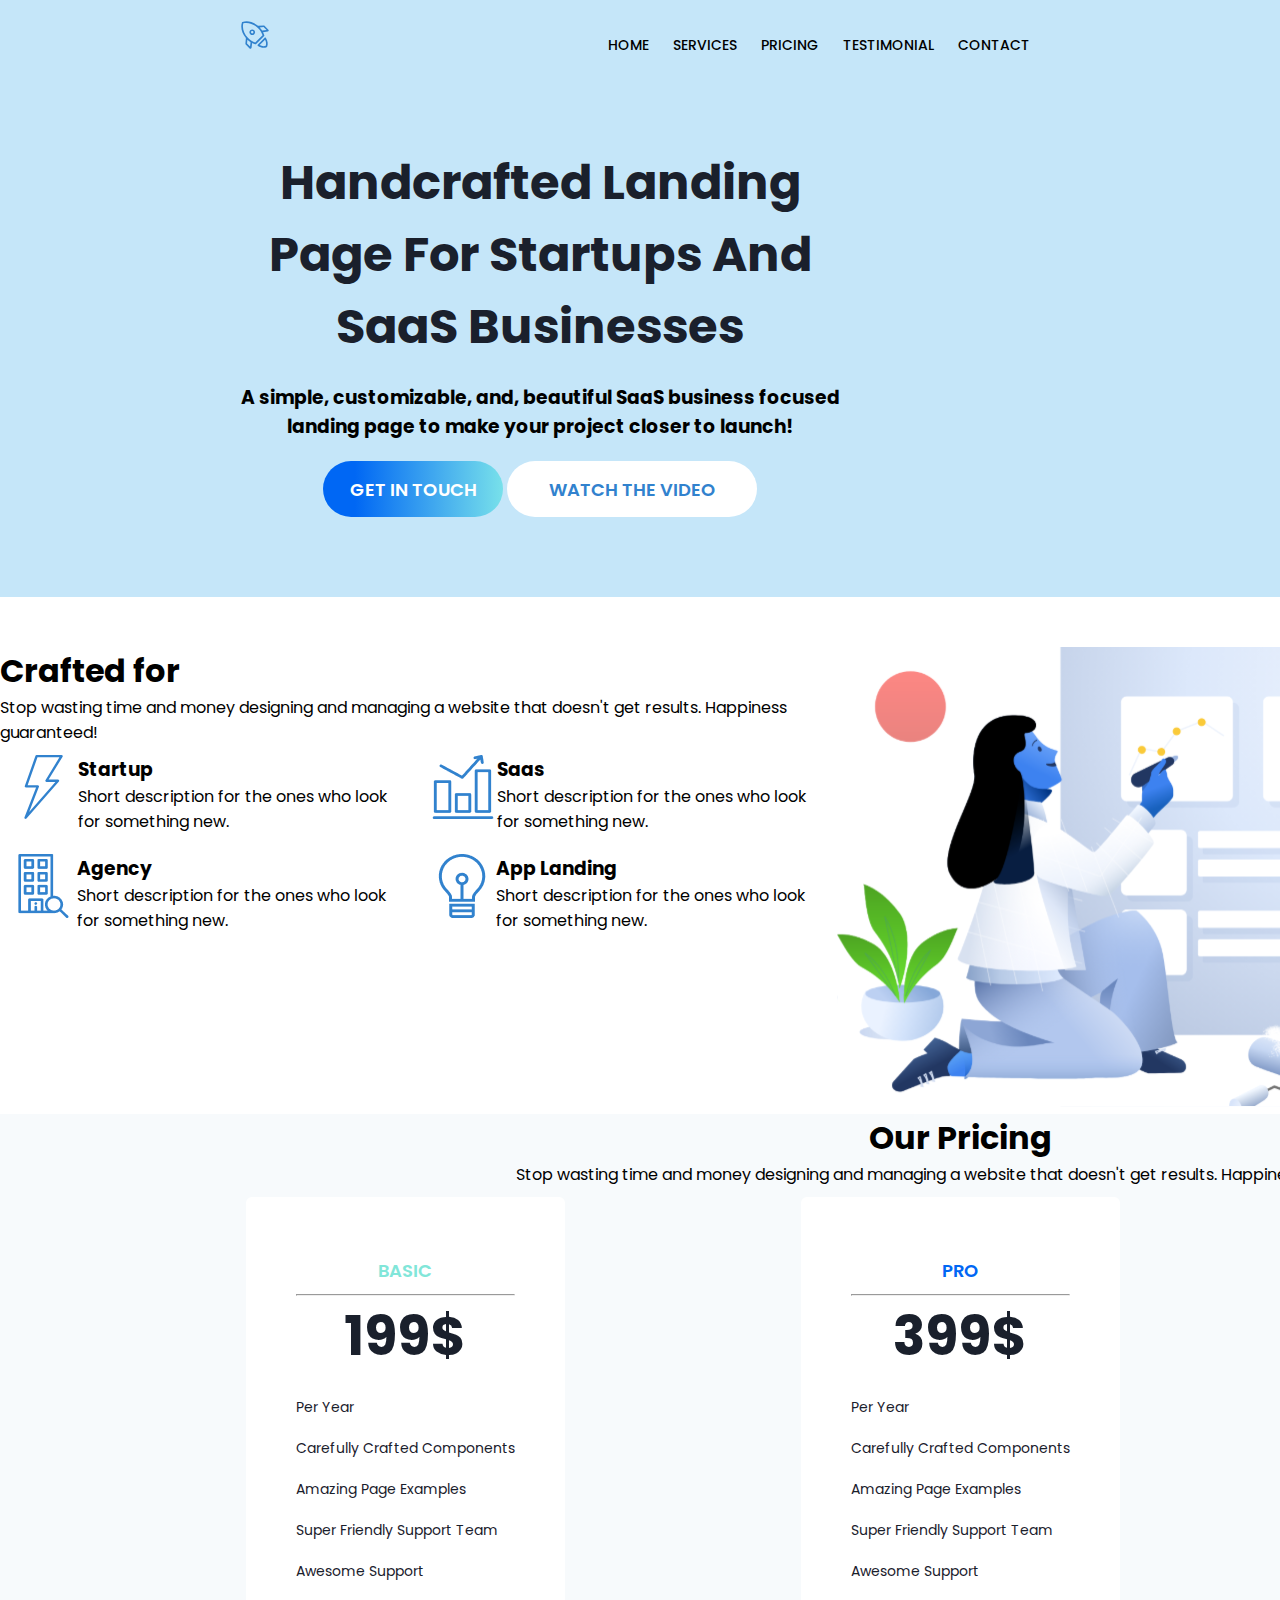
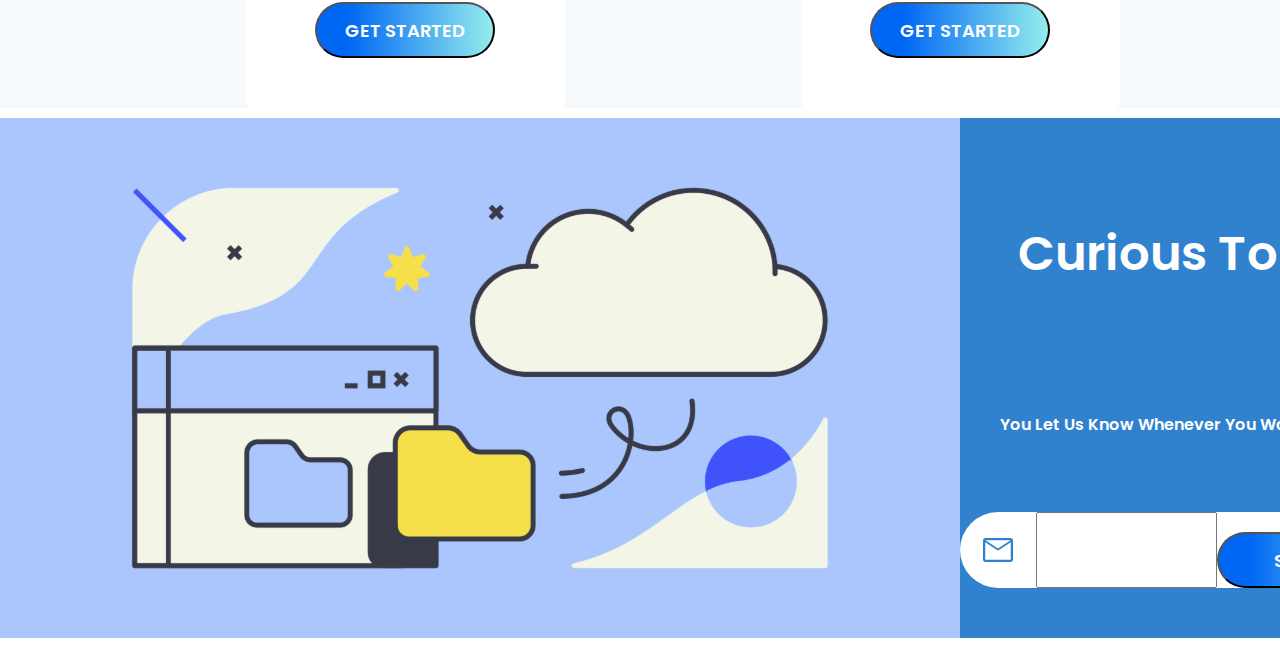
<file: assessment/index.html>
<!DOCTYPE html>
<html lang="en">
  <head>
    <meta charset="UTF-8" />
    <meta name="viewport" content="width=device-width, initial-scale=1.0" />
    <title>Code along day 2</title>
    <link rel="stylesheet" href="style.css" />
  </head>
  <body>
    <!-- Kotak 1 -->
    <div class="section-1">
      <!-- Kotak 2 -->
      <div class="container">
        <!-- Navbar -->
        <nav>
          <!-- Bahagian kiri -->
          <img id="logo" src="./assests/logo 1.svg" alt="Company Logo" />
          <!-- Bahagian kanan -->
          <ul class="menu-items">
            <!-- <a href="#pricing"><li class="menu-item">Home</li></a> -->
            <li class="menu-item">Home</li>
            <li class="menu-item">Services</li>
            <a href="#pricing"><li class="menu-item">Pricing</li></a>
            <!-- <li class="menu-item">Pricing</li> -->
            <li class="menu-item">Testimonial</li>
            <li class="menu-item">Contact</li>
          </ul>
        </nav>
        <!-- text group -->
        <div class="text-group">
          <h2>Handcrafted Landing Page for Startups and SaaS Businesses</h2>
          <h3>
            A simple, customizable, and, beautiful SaaS business focused landing
            page to make your project closer to launch!
          </h3>
          <div class="button-group">
            <button id="getInTouch">Get in touch</button>
            <button id="watchVideo">Watch the video</button>
          </div>
        </div>
      </div>
    </div>
    <div class="section-2">
      <div class="container">
        <div class="col-1">
          <h1>Crafted for</h1>
          <p>
            Stop wasting time and money designing and managing a website that
            doesn't get results. Happiness guaranteed!
          </p>
          <div class="services">
            <div class="row1">
              <div id="startup" class="col-1">
                <div>
                  <img src="./assests/lightning-svgrepo-com 1.svg" alt="" />
                </div>
                <div class="text">
                  <div>
                    <h3>Startup</h3>
                  </div>
                  <div>
                    <p>
                      Short description for the ones who look for something new.
                    </p>
                  </div>
                </div>
              </div>
              <div id="saas" class="col-2">
                <div>
                  <img src="./assests/bar-chart-svgrepo-com 1.png" alt="" />
                </div>
                <div class="text">
                  <div>
                    <h3>Saas</h3>
                  </div>
                  <div>
                    <p>
                      Short description for the ones who look for something new.
                    </p>
                  </div>
                </div>
              </div>
            </div>
            <div class="row2">
              <div class="col-1">
                <div>
                  <img src="./assests/office-svgrepo-com (1) 1.png" alt="" />
                </div>
                <div class="text">
                  <div>
                    <h3>Agency</h3>
                  </div>
                  <div>
                    <p>
                      Short description for the ones who look for something new.
                    </p>
                  </div>
                </div>
              </div>
              <div class="col-2">
                <div>
                  <img src="./assests/bulb-svgrepo-com 1.png" alt="" />
                </div>
                <div class="text">
                  <div>
                    <h3>App Landing</h3>
                  </div>
                  <div>
                    <p>
                      Short description for the ones who look for something new.
                    </p>
                  </div>
                </div>
              </div>
            </div>
          </div>
        </div>
        <div class="service-picture">
          <img src="./assests/services 1.svg" alt="" />
        </div>
      </div>
    </div>
    <div class="section-3">
      <div class="container">
        <div><h1>Our Pricing</h1></div>
        <div>
          <p>
            Stop wasting time and money designing and managing a website that
            doesn't get results. Happiness guaranteed!
          </p>
        </div>
        <div class="column">
          <div class="col-1">
            <div><h2>Basic</h2></div>
            <div><hr /></div>
            <div><h1>199$</h1></div>
            <div><p>per year</p></div>
            <div><p>Carefully crafted components</p></div>
            <div><p>Amazing page examples</p></div>
            <div><p>Super friendly support team</p></div>
            <div><p>Awesome Support</p></div>
            <button class="get-started">Get Started</button>
          </div>
          <div class="col-2">
            <div><h2>Pro</h2></div>
            <div><hr /></div>
            <div><h1>399$</h1></div>
            <div><p>per year</p></div>
            <div><p>Carefully crafted components</p></div>
            <div><p>Amazing page examples</p></div>
            <div><p>Super friendly support team</p></div>
            <div><p>Awesome Support</p></div>
            <button class="get-started">Get Started</button>
          </div>
          <div class="col-3">
            <div><h2>Enterprise</h2></div>
            <div><hr /></div>
            <div><h1>799$</h1></div>
            <div><p>per year</p></div>
            <div><p>Carefully crafted components</p></div>
            <div><p>Amazing page examples</p></div>
            <div><p>Super friendly support team</p></div>
            <div><p>Awesome Support</p></div>
            <button class="get-started">Get Started</button>
          </div>
        </div>
      </div>
    </div>
    <div class="section-4">
      <div class="column1">
        <img src="./assests/call-to-action 1.svg" alt="call to action" />
      </div>
      <div class="column2">
        <div class="container">
          <div>
            <h1>Curious to Learn More? Stay Tuned</h1>
            <p>
              You let us know whenever you want us to update anything or think
              something can be optimized.
            </p>
            <div class="email-submission">
              <img
                class="mail-img"
                src="./assests/mail_FILL0_wght400_GRAD0_opsz48 1.svg"
              />
              <input type="text" id="fname" name="fname" />
              <!-- <p>johndoe@email.com</p> -->

              <button class="get-started">Submit</button>
            </div>
          </div>
        </div>
      </div>
    </div>
  </body>
</html>
</file>
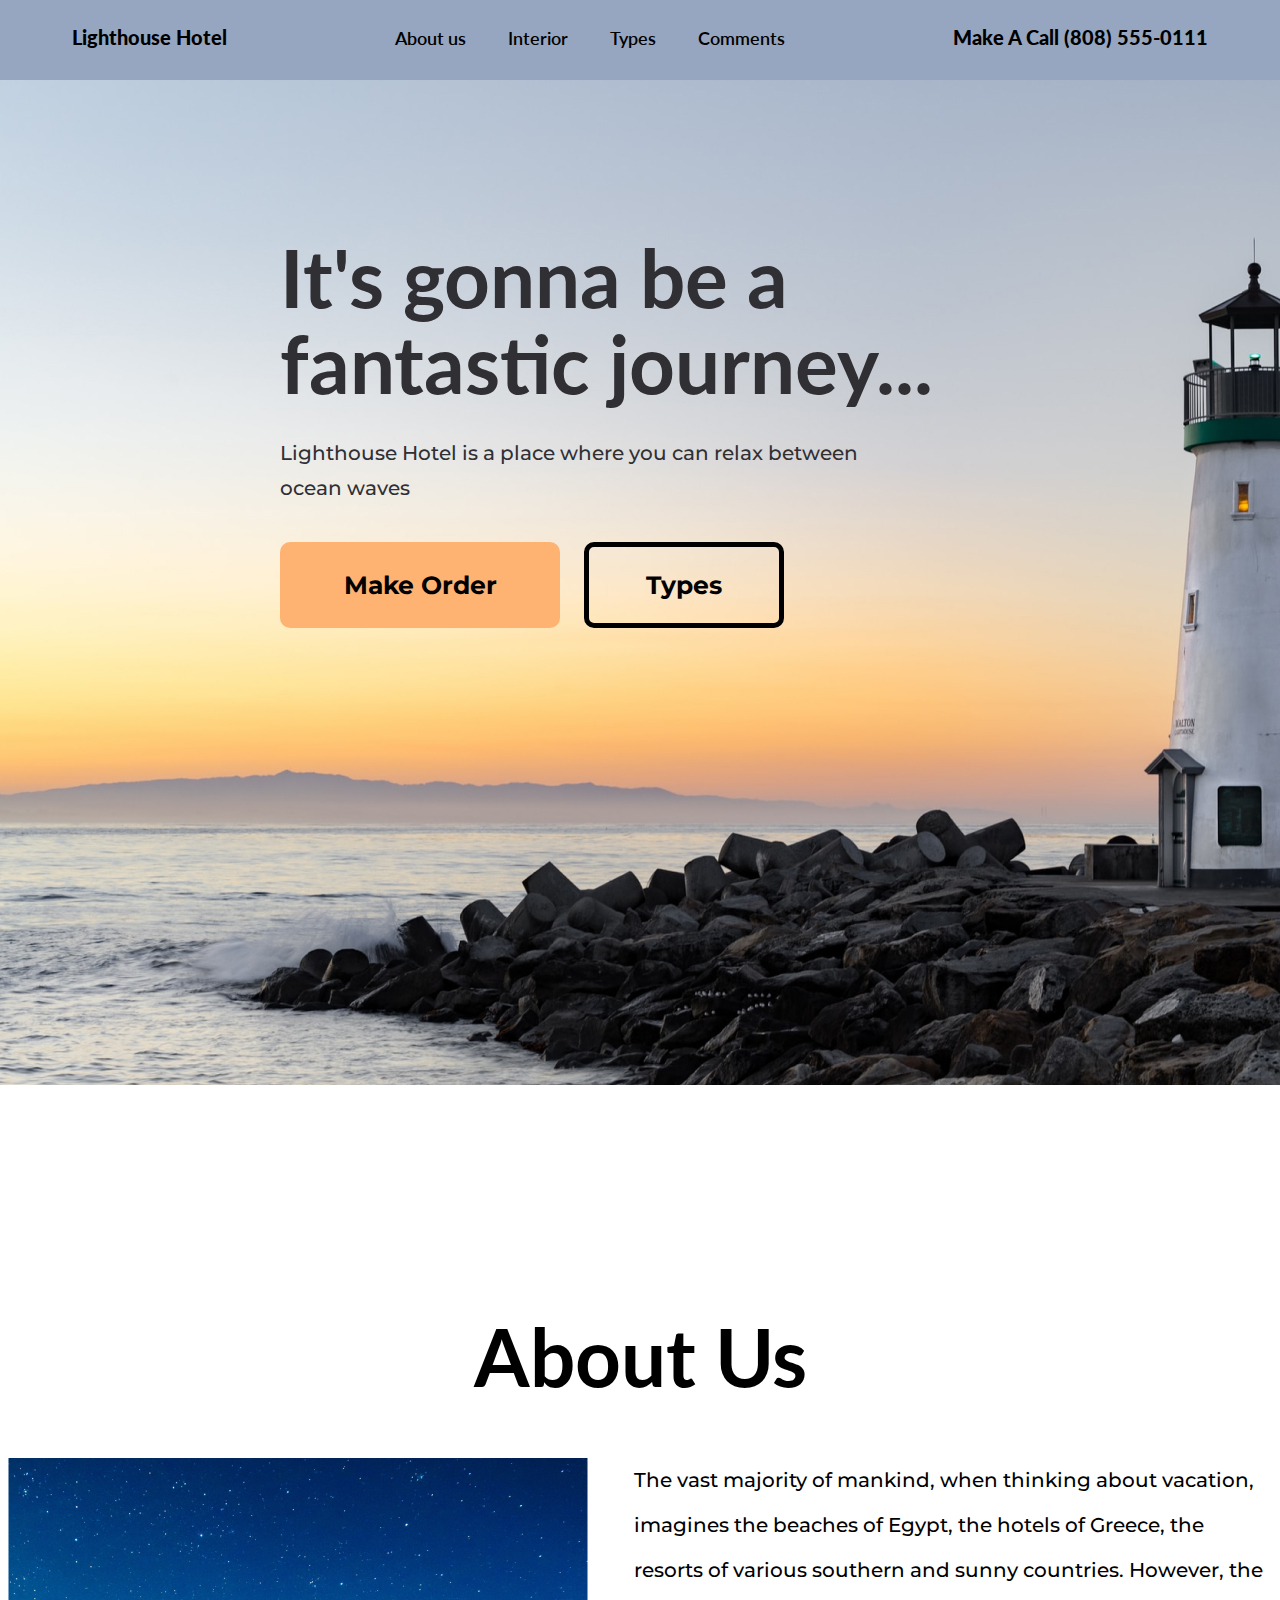
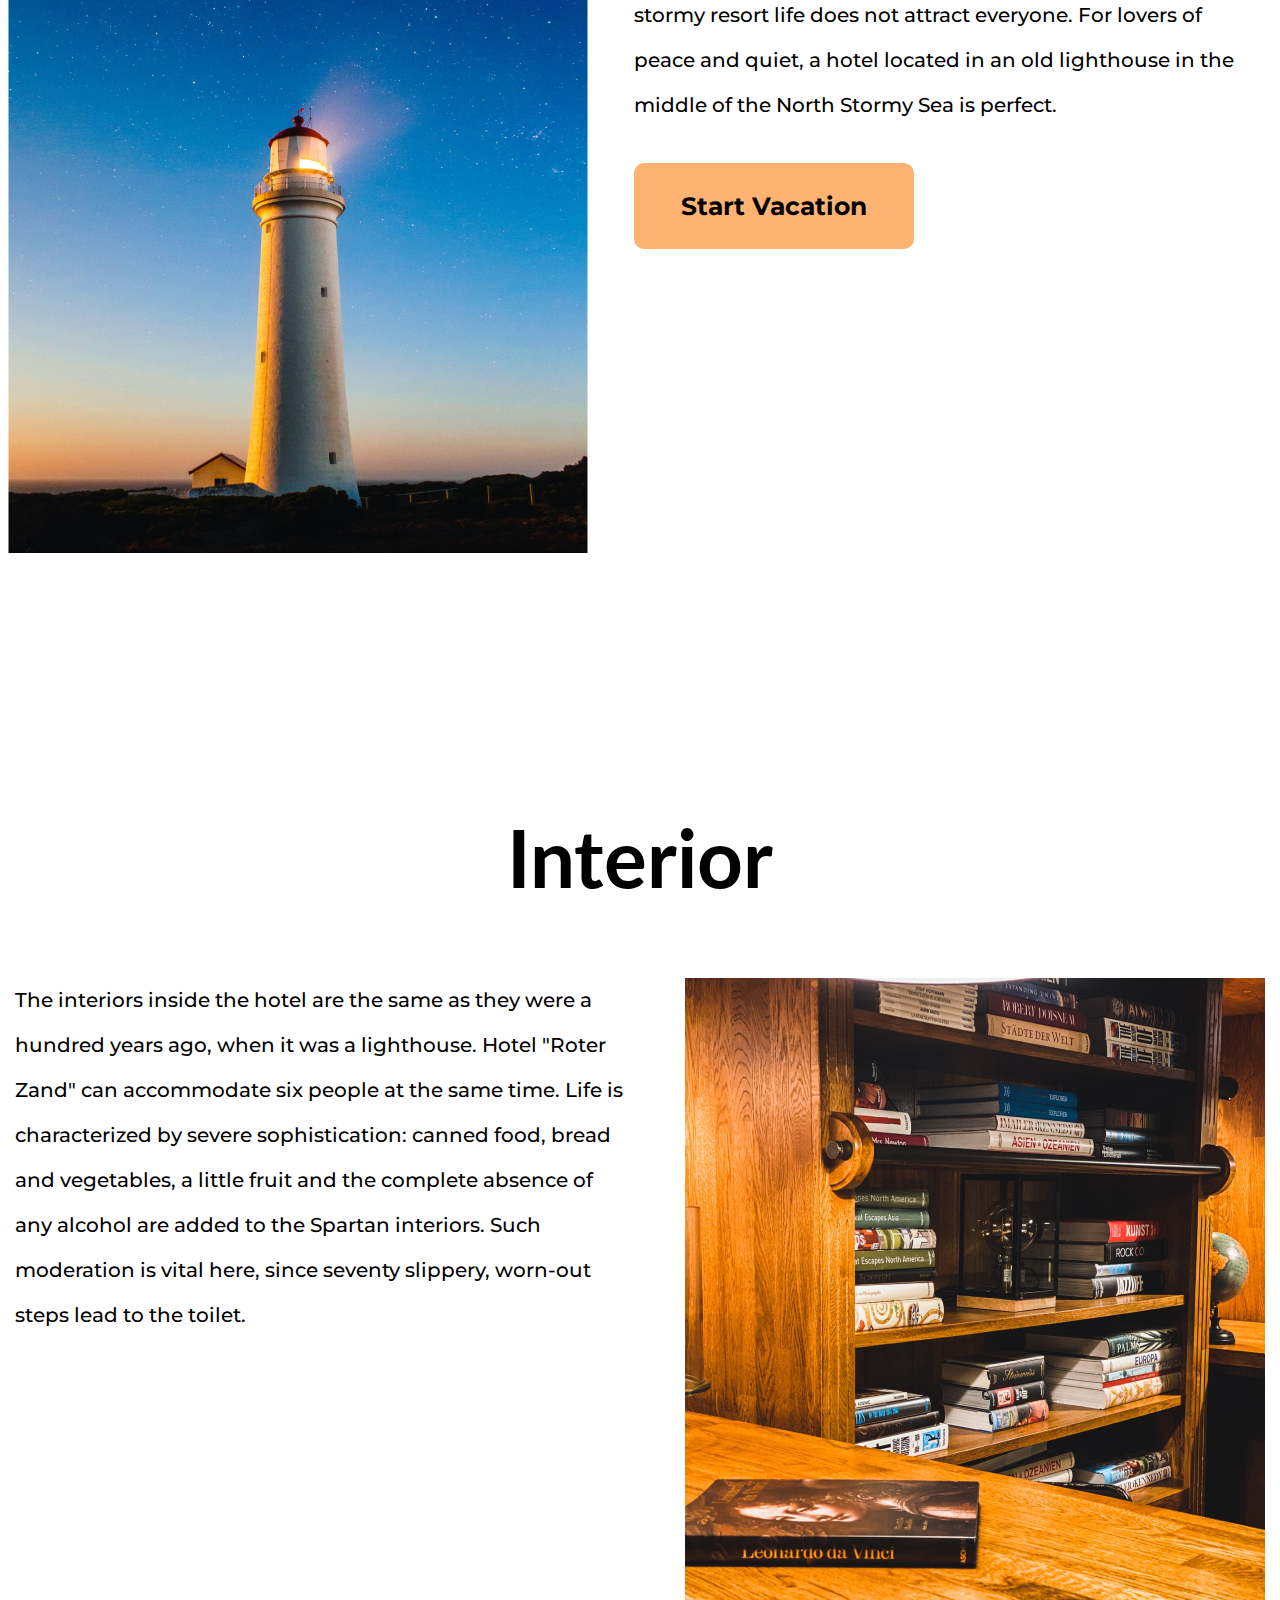
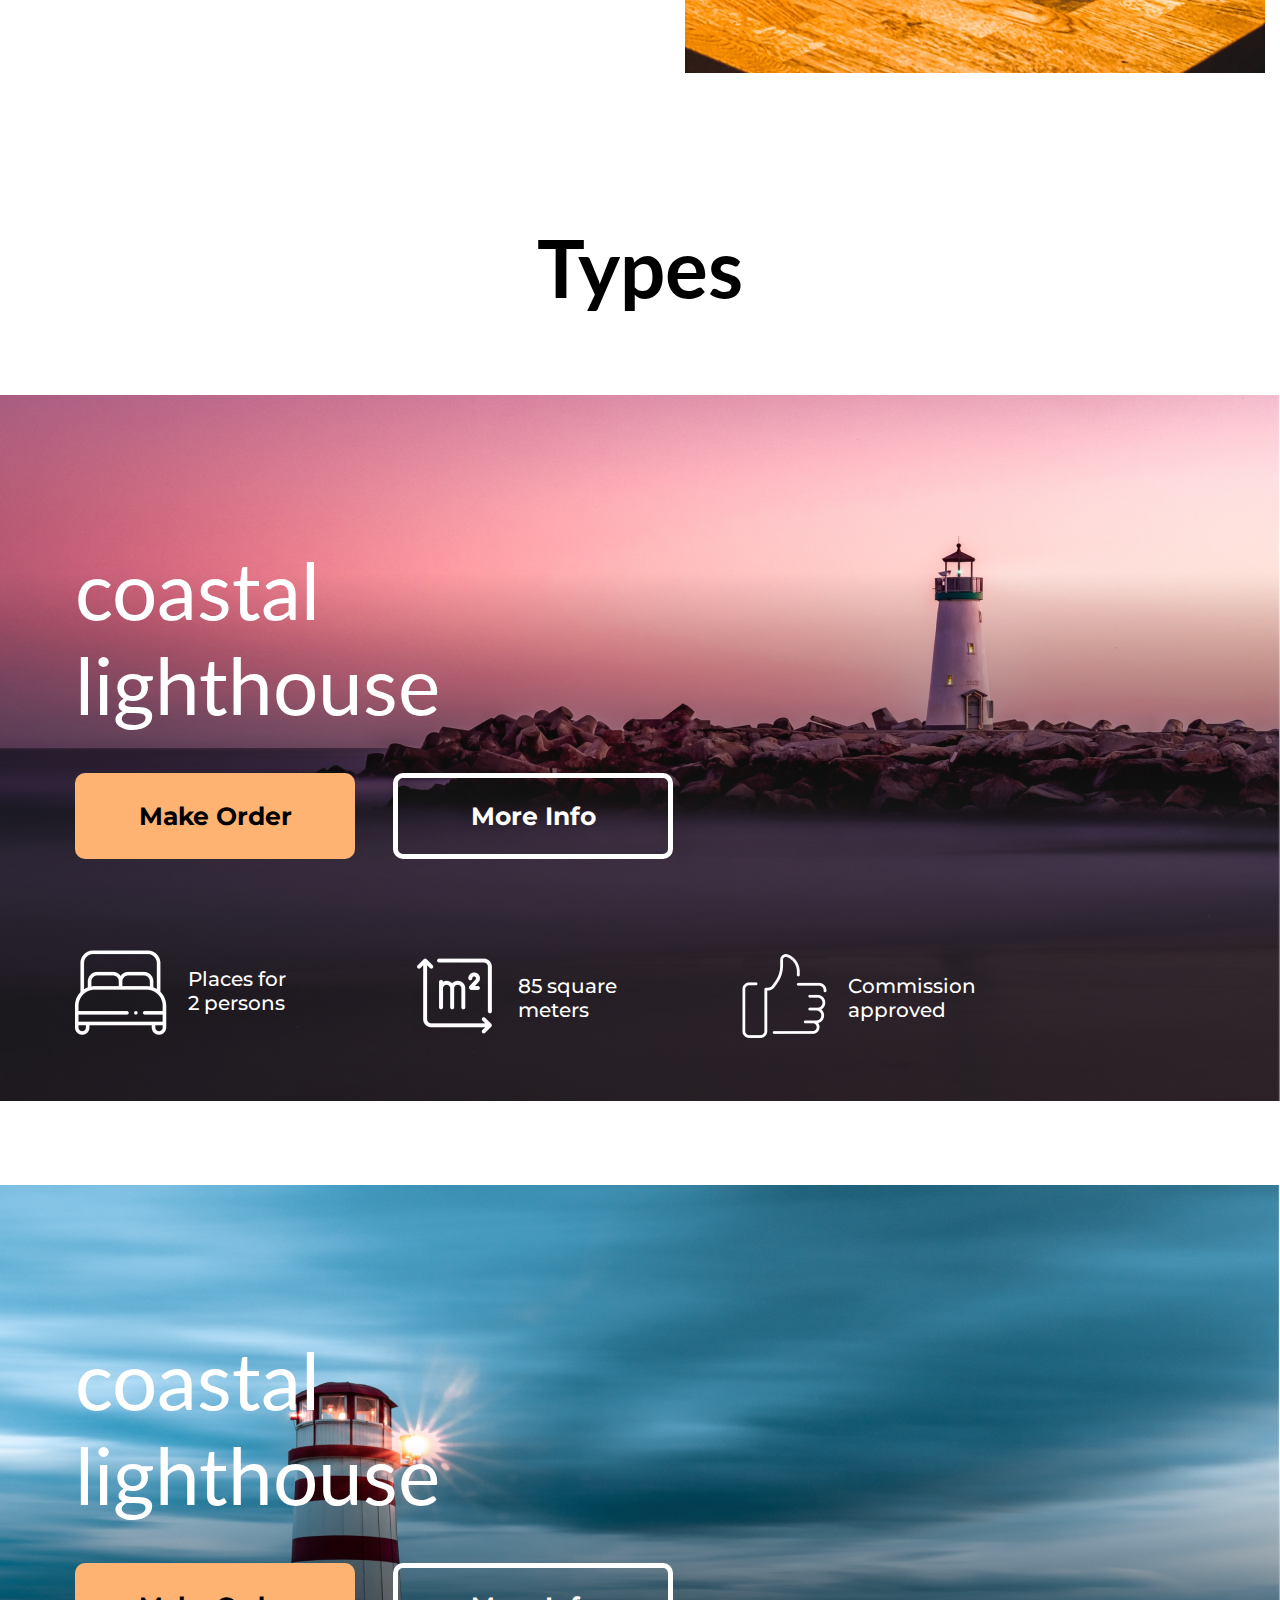
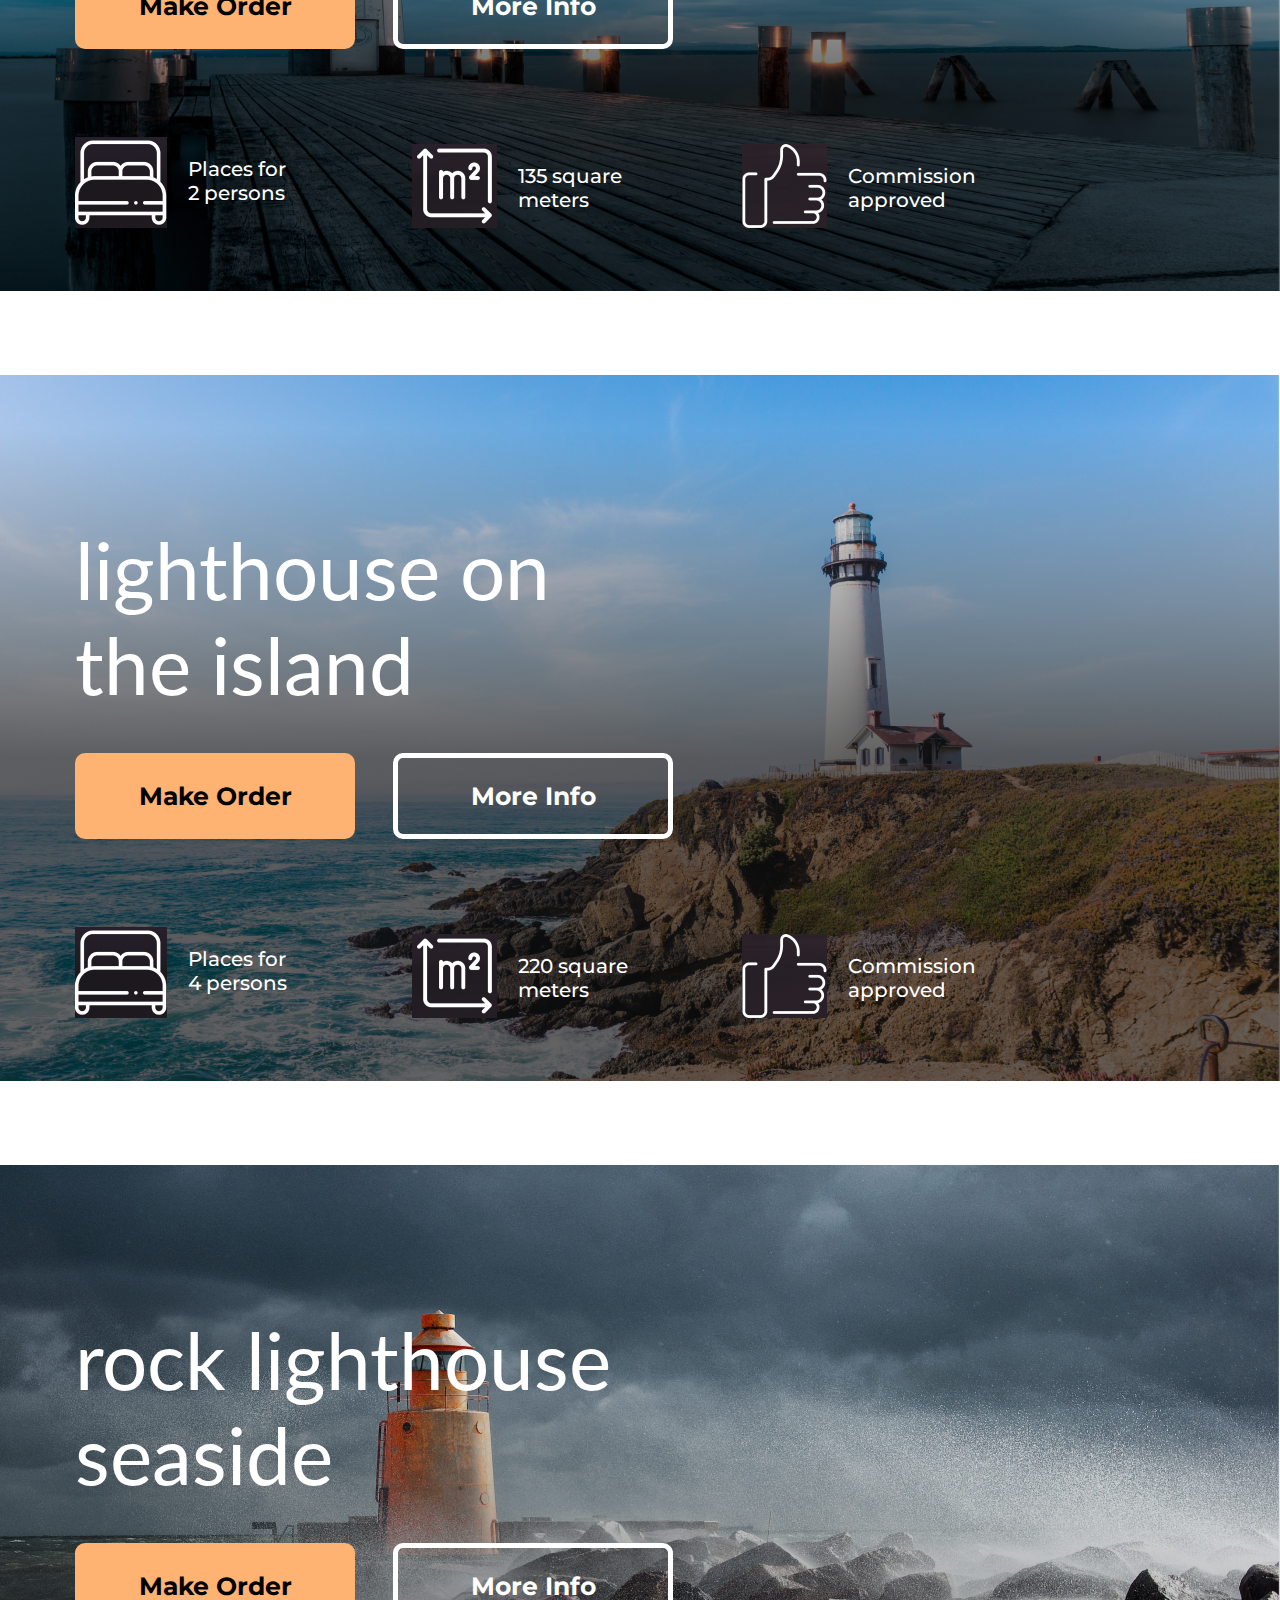
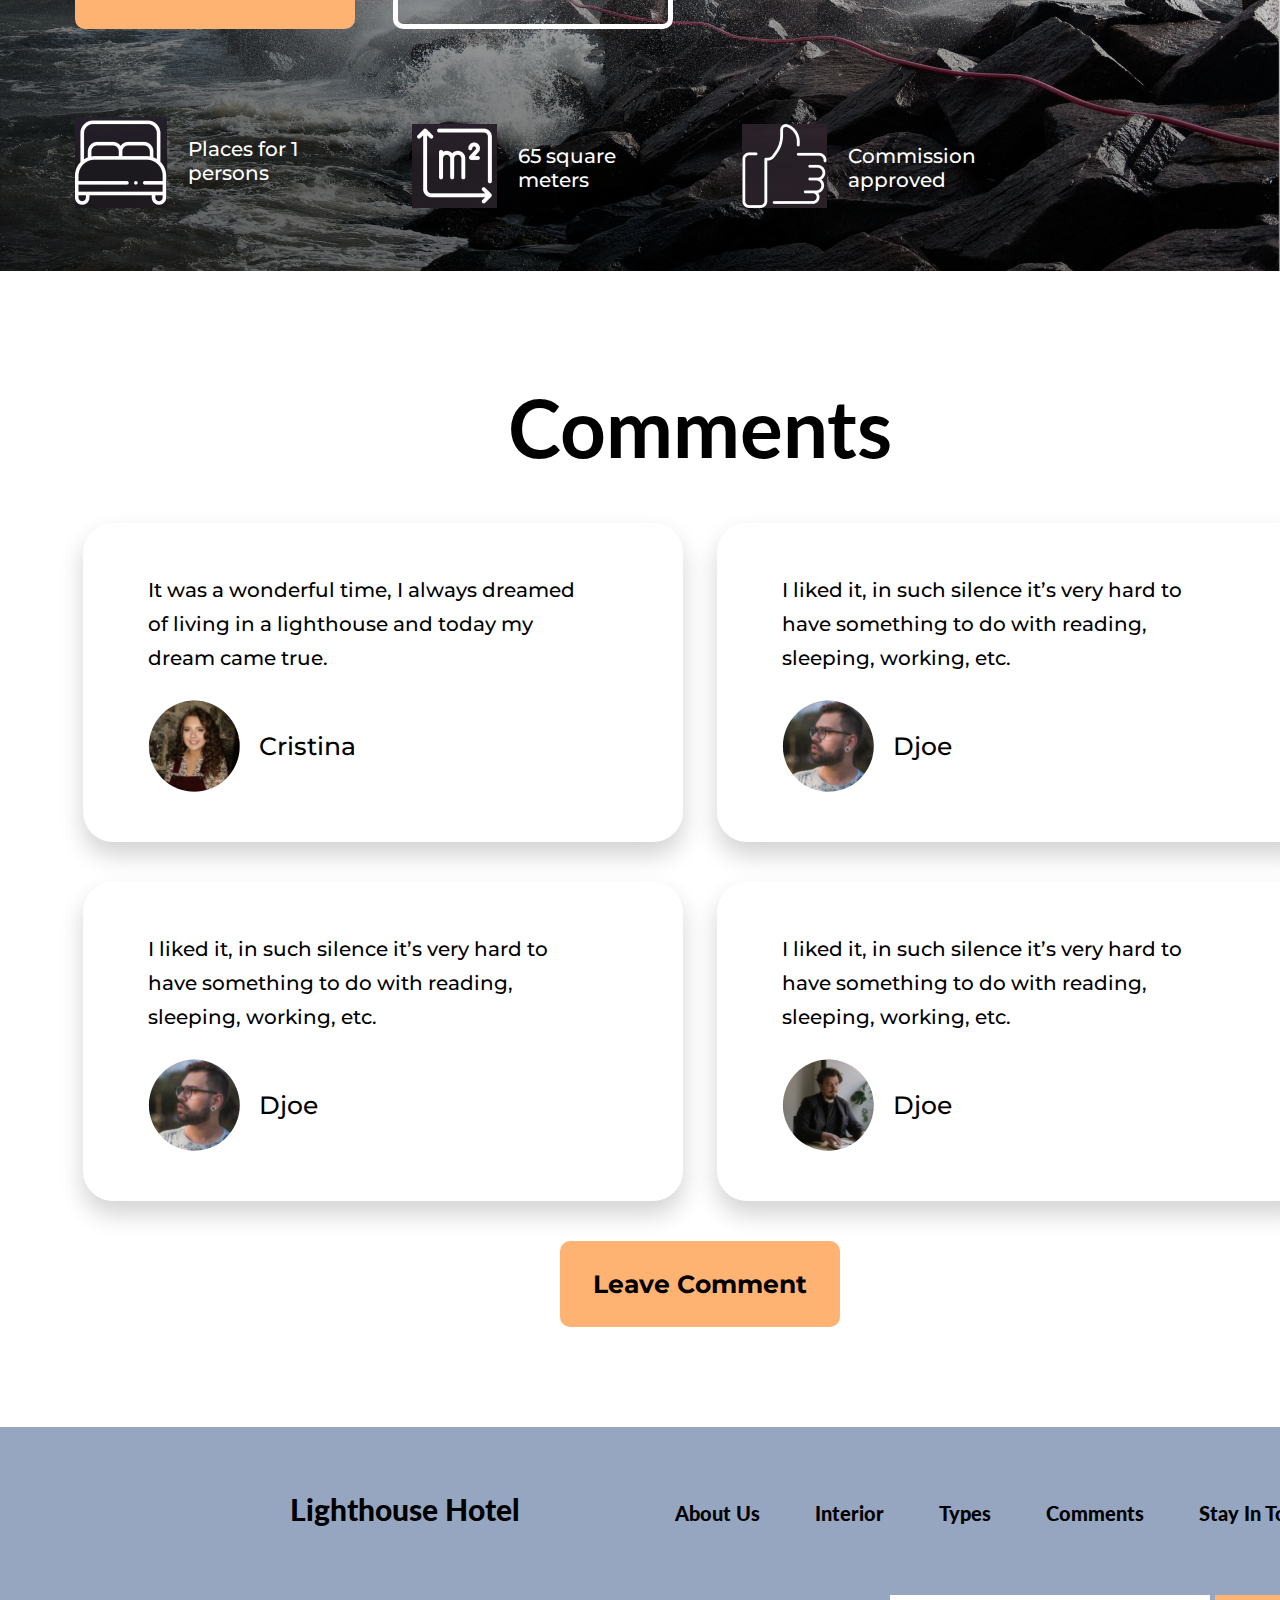
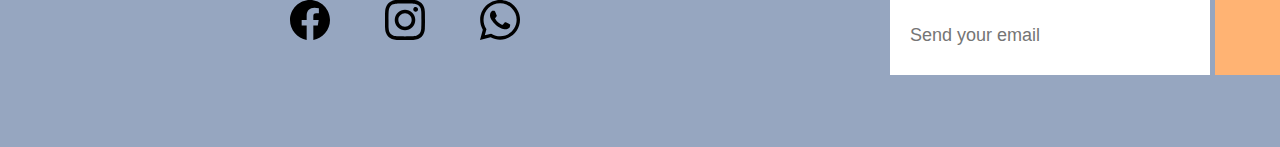
<file: assessment/2/index.html>
<!DOCTYPE html>
<html lang="en">
  <head>
    <meta charset="UTF-8" />
    <meta name="viewport" content="width=device-width, initial-scale=1.0" />
    <title>Lighthouse Hotel</title>
    <link rel="stylesheet" href="./styles.css" />
  </head>
  <body>
    <nav class="navbar">
      <div class="navbar-title">Lighthouse Hotel</div>
      <div class="navbar-links">
        <ul>
          <li class="navbar-link"><a href="#aboutUs">About us</a></li>
          <li class="navbar-link"><a href="#interior">Interior</a></li>
          <li class="navbar-link"><a href="#types">Types</a></li>
          <li class="navbar-link"><a href="#comments">Comments</a></li>
        </ul>
      </div>
      <div class="navbar-contact">
        Make A Call <a href="tel:+1808-555-0111">(808) 555-0111</a>
      </div>
    </nav>
    <div id="header" class="header-section">
      <div class="header-header">
        <h1>It's gonna be a fantastic journey...</h1>
        <p>
          Lighthouse Hotel is a place where you can relax between ocean waves
        </p>
      </div>
      <div class="header-buttons">
        <button id="makeOrder" class="submit-button">Make Order</button>
        <a href="#types"><div class="transparent-button" for>Types</div></a>
      </div>
    </div>
    <div id="aboutUs" class="about-us-section">
      <div class="container">
        <h1>About Us</h1>
        <div class="about-us-text">
          <img
            src="./assets/unsplash_Pn6iimgM-wo.png"
            alt="Photo of lighthouse"
          />
          <div class="about-us-right-side">
            <p>
              The vast majority of mankind, when thinking about vacation,
              imagines the beaches of Egypt, the hotels of Greece, the resorts
              of various southern and sunny countries. However, the stormy
              resort life does not attract everyone. For lovers of peace and
              quiet, a hotel located in an old lighthouse in the middle of the
              North Stormy Sea is perfect.
            </p>
            <button class="submit-button">Start Vacation</button>
          </div>
        </div>
      </div>
    </div>
    <div id="interior" class="interior-section">
      <div class="container">
        <h1>Interior</h1>
        <div class="interior-text">
          <div class="interior-left-side">
            <p>
              The interiors inside the hotel are the same as they were a hundred
              years ago, when it was a lighthouse. Hotel "Roter Zand" can
              accommodate six people at the same time. Life is characterized by
              severe sophistication: canned food, bread and vegetables, a little
              fruit and the complete absence of any alcohol are added to the
              Spartan interiors. Such moderation is vital here, since seventy
              slippery, worn-out steps lead to the toilet.
            </p>
          </div>
          <div class="interior-right-side">
            <img
              src="./assets/unsplash_o_JatOwgIZc.png"
              alt="Photo of a mini library"
            />
          </div>
        </div>
      </div>
    </div>
    <div id="types" class="types-section">
      <h1>Types</h1>
      <div class="types-cards">
        <div class="types-card" id="coastal1LH">
          <h1>coastal lighthouse</h1>
          <button id="makeOrderCoastal1LH" class="submit-button">
            Make Order
          </button>
          <button id="moreInfoCoastal1" class="transparent-button">
            More Info
          </button>
          <div class="types-description">
            <div class="description-pax">
              <img src="./assets/Vector 17.png" alt="Bed icon" />
              <p>Places for 2 persons</p>
            </div>
            <div class="description-size">
              <img src="./assets/Vector 18.png" alt="Area icon" />
              <p>85 square meters</p>
            </div>
            <div class="description-commission">
              <img src="./assets/Vector 19.png" alt="Area icon" />
              <p>Commission approved</p>
            </div>
          </div>
        </div>
        <div class="types-card" id="coastal2LH">
          <h1>coastal lighthouse</h1>
          <button id="makeOrderCoastal2LH" class="submit-button">
            Make Order
          </button>
          <button id="moreInfoCoastal2" class="transparent-button">
            More Info
          </button>
          <div class="types-description">
            <div class="description-pax">
              <img src="./assets/Vector 17.png" alt="Bed icon" />
              <p>Places for 2 persons</p>
            </div>
            <div class="description-size">
              <img src="./assets/Vector 18.png" alt="Area icon" />
              <p>135 square meters</p>
            </div>
            <div class="description-commission">
              <img src="./assets/Vector 19.png" alt="Area icon" />
              <p>Commission approved</p>
            </div>
          </div>
        </div>
        <div class="types-card" id="islandLH">
          <h1>lighthouse on the island</h1>
          <button id="makeOrderCoastal1LH" class="submit-button">
            Make Order
          </button>
          <button id="types" class="transparent-button">More Info</button>
          <div class="types-description">
            <div class="description-pax">
              <img src="./assets/Vector 17.png" alt="Bed icon" />
              <p>Places for 4 persons</p>
            </div>
            <div class="description-size">
              <img src="./assets/Vector 18.png" alt="Area icon" />
              <p>220 square meters</p>
            </div>
            <div class="description-commission">
              <img src="./assets/Vector 19.png" alt="Area icon" />
              <p>Commission approved</p>
            </div>
          </div>
        </div>
        <div class="types-card" id="rockLH">
          <h1>rock lighthouse seaside</h1>
          <button id="makeOrderCoastal1LH" class="submit-button">
            Make Order
          </button>
          <button id="types" class="transparent-button">More Info</button>
          <div class="types-description">
            <div class="description-pax">
              <img src="./assets/Vector 17.png" alt="Bed icon" />
              <p>Places for 1 persons</p>
            </div>
            <div class="description-size">
              <img src="./assets/Vector 18.png" alt="Area icon" />
              <p>65 square meters</p>
            </div>
            <div class="description-commission">
              <img src="./assets/Vector 19.png" alt="Area icon" />
              <p>Commission approved</p>
            </div>
          </div>
        </div>
      </div>
    </div>
    <div id="comments" class="comments-section">
      <div class="container">
        <h1>Comments</h1>
        <div class="comments-row">
          <div class="comment">
            <p>
              It was a wonderful time, I always dreamed of living in a
              lighthouse and today my dream came true.
            </p>
            <div class="comment-author">
              <img
                src="./assets/Ellipse 31.svg"
                alt="Cristina profile picture"
              />
              <p>Cristina</p>
            </div>
          </div>
          <div class="comment">
            <p>
              I liked it, in such silence it’s very hard to have something to do
              with reading, sleeping, working, etc.
            </p>
            <div class="comment-author">
              <img
                src="./assets/Ellipse 31 Djoe.svg"
                alt="Djoe 1 profile picture"
              />
              <p>Djoe</p>
            </div>
          </div>
        </div>
        <div class="comments-row">
          <div class="comment">
            <p>
              I liked it, in such silence it’s very hard to have something to do
              with reading, sleeping, working, etc.
            </p>
            <div class="comment-author">
              <img
                src="./assets/Ellipse 31 Djoe.svg"
                alt="Djoe 1 profile picture"
              />
              <p>Djoe</p>
            </div>
          </div>
          <div class="comment">
            <p>
              I liked it, in such silence it’s very hard to have something to do
              with reading, sleeping, working, etc.
            </p>
            <div class="comment-author">
              <img
                src="./assets/Ellipse 31 Djoe2.svg"
                alt="Djoe 1 profile picture"
              />
              <p>Djoe</p>
            </div>
          </div>
        </div>
        <button class="submit-button">Leave Comment</button>
      </div>
    </div>
    <footer>
      <div class="footer-content">
        <div class="footer-title">Lighthouse Hotel</div>
        <div class="footer-links">
          <ul>
            <a href="#aboutUs"><li class="footer-link">About Us</li></a>
            <a href="#interior"><li class="footer-link">Interior</li></a>
            <a href="#types"><li class="footer-link">Types</li></a>
            <a href="#comments"><li class="footer-link">Comments</li></a>
            <a href="#footer"><li class="footer-link">Stay In Touch</li></a>
          </ul>
        </div>
        <div>
          <div class="social-media-links">
            <a href="https://www.facebook.com" target="_blank">
              <img
                src="./assets/akar-icons_facebook-fill.svg"
                alt="Facebook icon"
              />
            </a>
            <a href="https://www.instagram.com" target="_blank">
              <img src="./assets/cib_instagram.svg" alt="Instagram icon" />
            </a>
            <a href="https://www.whatsapp.com/" target="_blank">
              <img src="./assets/Vector.svg" alt="Facebook icon" />
            </a>
          </div>
          <div class="email-form">
            <input type="email" id="emailForm" placeholder="Send your email" />
            <button class="submit-button">Send</button>
          </div>
        </div>
      </div>
    </footer>
  </body>
</html>
</file>
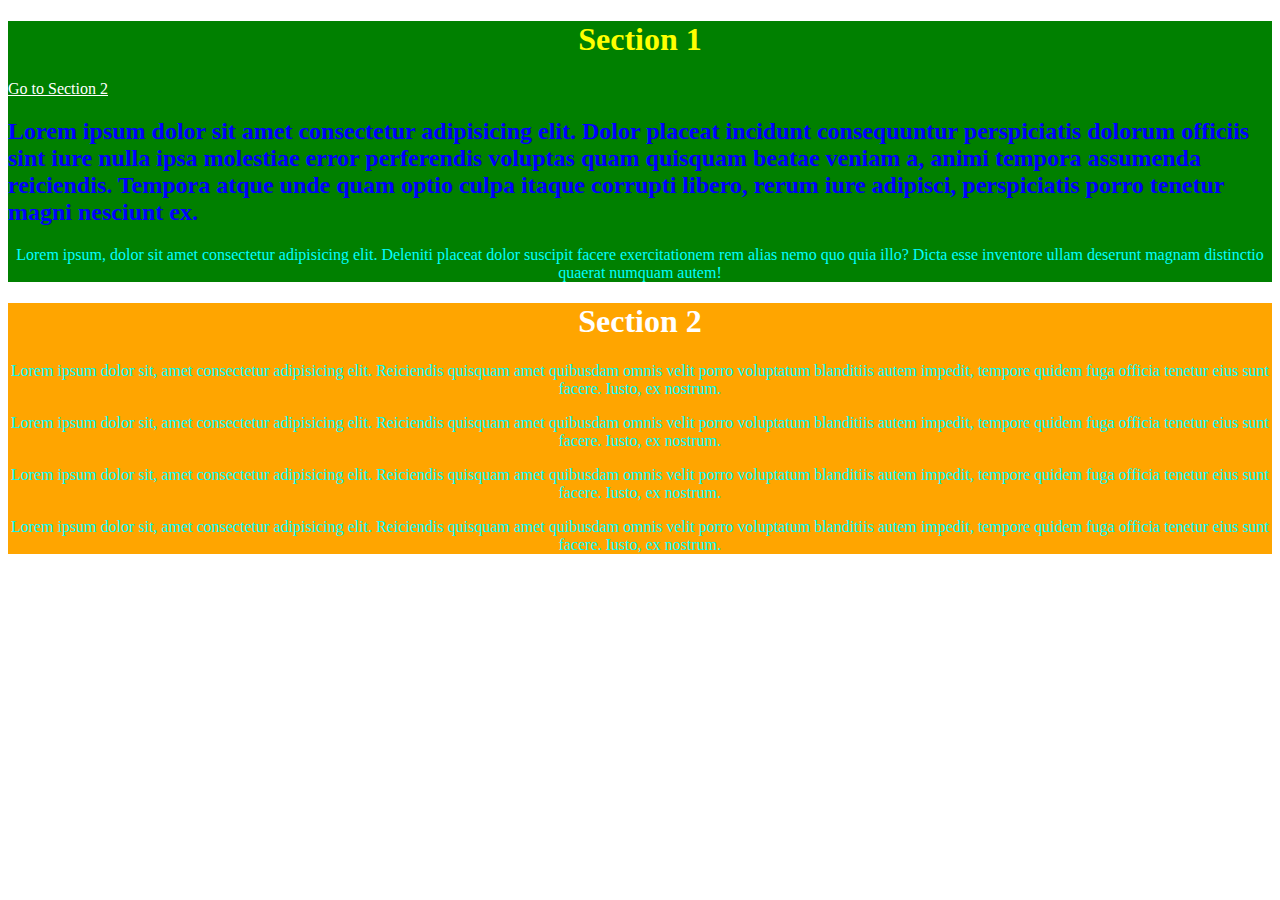
<file: morning/index2.html>
<!DOCTYPE html>
<html lang="en">
  <head>
    <meta charset="UTF-8" />
    <meta name="viewport" content="width=device-width, initial-scale=1.0" />
    <title>Day 2</title>
    <style>
      /*class selector*/
      .section-1 {
        background-color: green;
      }
      .section-2 {
        background-color: orange;
        text-align: center;
      }
      #section2 {
        color: white;
      }
      #heading1 {
        color: purple;
      }

      .heading1 {
        color: turquoise;
      }

      p {
        text-align: center;
        color: aqua;
      }
    </style>
  </head>
  <body>
    <!-- Section 1 -->
    <div class="section-1">
      <h1
        id="heading1"
        class="heading-1"
        style="color: yellow; text-align: center"
      >
        Section 1
      </h1>
      <a href="#section2" style="color: white">Go to Section 2</a>
      <h2 style="color: blue">
        Lorem ipsum dolor sit amet consectetur adipisicing elit. Dolor placeat
        incidunt consequuntur perspiciatis dolorum officiis sint iure nulla ipsa
        molestiae error perferendis voluptas quam quisquam beatae veniam a,
        animi tempora assumenda reiciendis. Tempora atque unde quam optio culpa
        itaque corrupti libero, rerum iure adipisci, perspiciatis porro tenetur
        magni nesciunt ex.
      </h2>
      <p>
        Lorem ipsum, dolor sit amet consectetur adipisicing elit. Deleniti
        placeat dolor suscipit facere exercitationem rem alias nemo quo quia
        illo? Dicta esse inventore ullam deserunt magnam distinctio quaerat
        numquam autem!
      </p>
    </div>
    <div id="section2" class="section-2">
      <h1>Section 2</h1>
      <div>
        <p>
          Lorem ipsum dolor sit, amet consectetur adipisicing elit. Reiciendis
          quisquam amet quibusdam omnis velit porro voluptatum blanditiis autem
          impedit, tempore quidem fuga officia tenetur eius sunt facere. Iusto,
          ex nostrum.
        </p>
        <p>
          Lorem ipsum dolor sit, amet consectetur adipisicing elit. Reiciendis
          quisquam amet quibusdam omnis velit porro voluptatum blanditiis autem
          impedit, tempore quidem fuga officia tenetur eius sunt facere. Iusto,
          ex nostrum.
        </p>
        <p>
          Lorem ipsum dolor sit, amet consectetur adipisicing elit. Reiciendis
          quisquam amet quibusdam omnis velit porro voluptatum blanditiis autem
          impedit, tempore quidem fuga officia tenetur eius sunt facere. Iusto,
          ex nostrum.
        </p>
        <p>
          Lorem ipsum dolor sit, amet consectetur adipisicing elit. Reiciendis
          quisquam amet quibusdam omnis velit porro voluptatum blanditiis autem
          impedit, tempore quidem fuga officia tenetur eius sunt facere. Iusto,
          ex nostrum.
        </p>
      </div>
    </div>
  </body>
</html>
</file>
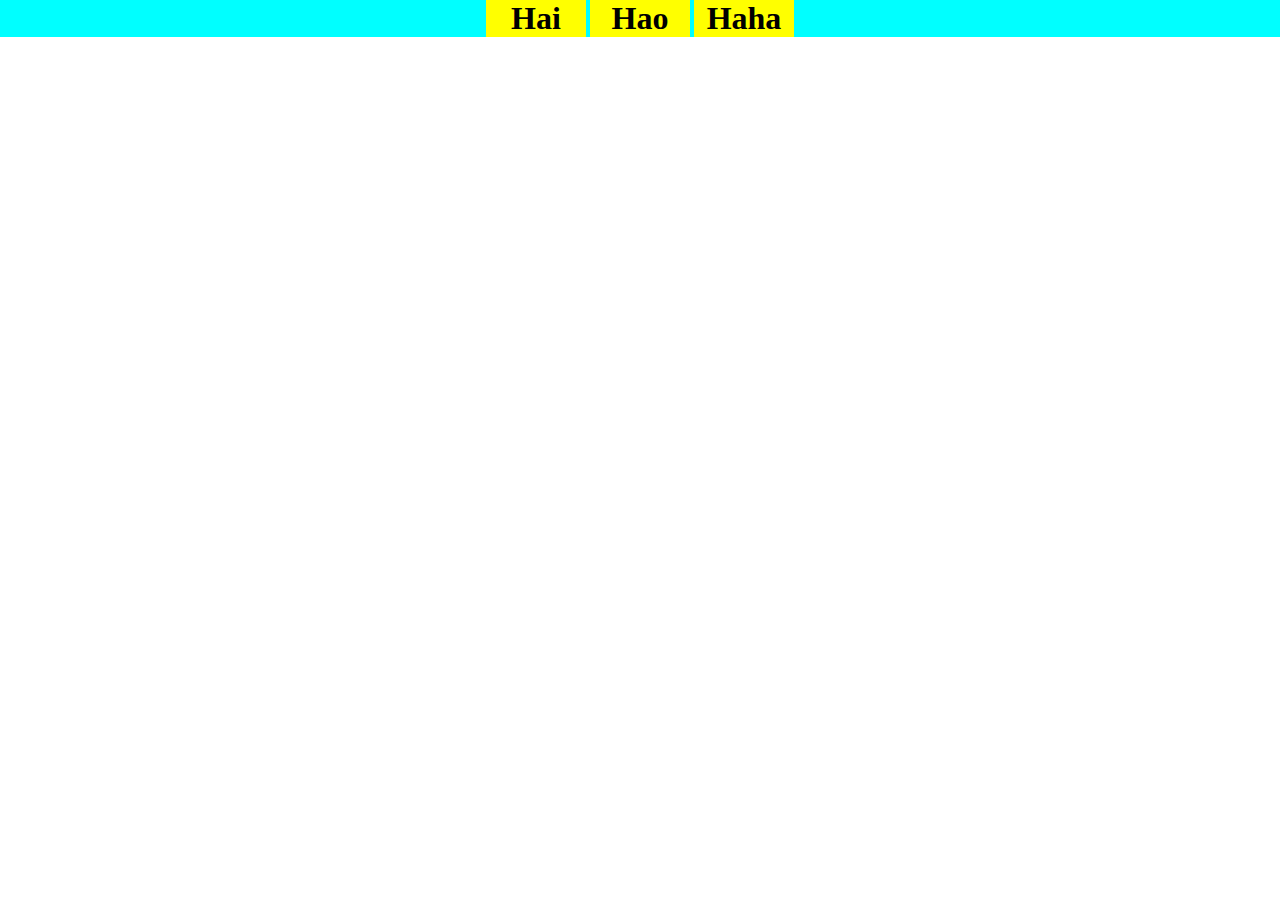
<file: morning/index3.html>
<!DOCTYPE html>
<html lang="en">
  <head>
    <meta charset="UTF-8" />
    <meta name="viewport" content="width=device-width, initial-scale=1.0" />
    <title>Code along 2</title>
    <link rel="stylesheet" href="style3.css" />
  </head>
  <body>
    <div class="bigbox">
      <div class="container">
        <div class="column"><h1>Hai</h1></div>
        <div class="column"><h1>Hao</h1></div>
        <div class="column"><h1>Haha</h1></div>
      </div>
    </div>
  </body>
</html>
</file>
<file: assessment/style.css>
@import url("https://fonts.googleapis.com/css2?family=Poppins:ital,wght@0,100;0,200;0,300;0,400;0,500;0,600;0,700;0,800;0,900;1,100;1,200;1,300;1,400;1,500;1,600;1,700;1,800;1,900&display=swap");

* {
  margin: 0;
  padding: 0;
  box-sizing: border-box;
}

html {
  scroll-behavior: "smooth";
}

body {
  font-family: "Poppins";
}

/* section 1 */

.section-1 {
  background-color: #c5e6f9;
}

.container {
  width: 800px;
  margin: 0 auto;
}

#logo {
  width: 30px;
}

nav {
  padding-top: 20px;
  padding-bottom: 10px;
}

.menu-items {
  list-style: none;
  /* display: inline-block; */
  float: right;
  padding-top: 5px;
  padding-bottom: 5px;
}

.menu-item {
  display: inline-block;
  margin: 10px;
  text-transform: uppercase;
  font-weight: 500;
  font-size: 14px;
}

/* .selector specific */
.section-1 .text-group {
  text-align: center;
  width: 600px;
  margin: 0-auto;
  padding-top: 80px;
  padding-bottom: 80px;
}

.section-1 .text-group h2 {
  color: #1a202c;
  text-align: center;
  font-family: Poppins;
  font-size: 48px;
  font-style: normal;
  font-weight: 700;
  line-height: normal;
  text-transform: capitalize;
}

.section-1 .text-group h3 {
  padding-top: 20px;
  padding-bottom: 20px;
}

.section-1 .button-group #getInTouch {
  all: unset;
  width: 180px;
  height: 56px;
  flex-shrink: 0;
  border-radius: 1000px;
  background: var(
    --btn-bg,
    linear-gradient(
      90deg,
      #0067f4 0%,
      #0067f4 17.71%,
      rgba(43, 219, 220, 0.5) 100%
    )
  );
  color: #fff;
  text-align: center;
  font-family: Poppins;
  font-size: 18px;
  font-style: normal;
  font-weight: 600;
  line-height: normal;
  text-transform: uppercase;
}

.section-1 .button-group #watchVideo {
  all: unset;
  width: 250px;
  height: 56px;
  flex-shrink: 0;
  border-radius: 1000px;
  background: #fff;
  color: #3182ce;
  text-align: center;
  font-family: Poppins;
  font-size: 18px;
  font-style: normal;
  font-weight: 600;
  line-height: normal;
  text-transform: uppercase;
}

a {
  all: unset;
  cursor: pointer;
}

a:hover {
  color: royalblue;
}

/* section 2 */

.section-2 {
  fill: #fff;
}

.section-2 .container {
  display: flex;
  justify-content: center;
  width: 1500px;
  margin-top: 50px;
  justify-content: space-evenly;
}

.section-2 .services .row1 {
  display: flex;
  text-align: center;
  justify-content: center;
}

.section-2 .services .text {
  text-align: center;
  justify-content: left;
  text-align: left;
}

.section-2 .services .row2 {
  display: flex;
  text-align: center;
  justify-content: center;
}

.section-2 .services .col-1 {
  margin: 10px;
  display: flex;
  justify-content: center;
}

.section-2 .services .col-2 {
  margin: 10px;
  display: flex;
  justify-content: center;
}

/* Section 3 */

.section-3 {
  background: #f7fafc;
}

.section-3 .container {
  text-align: center;
  width: 1920px;
  justify-content: center;
}

.section-3 .container .column {
  display: flex;
  justify-content: space-evenly;
  margin: 10px;
}

.section-3 .col-1 {
  background-color: #ffffff;
  padding: 50px;
  border-radius: 6px;
}

.section-3 .col-2 {
  background-color: #ffffff;
  padding: 50px;
  border-radius: 6px;
}

.section-3 .col-3 {
  background-color: #ffffff;
  padding: 50px;
  border-radius: 6px;
}

.section-3 .column h1 {
  color: #1a202c;
  text-align: center;
  font-family: Poppins;
  font-size: 54px;
  font-style: normal;
  font-weight: 700;
  line-height: normal;
  text-transform: capitalize;
}

.section-3 .column h2 {
  text-align: center;
  font-family: Poppins;
  font-size: 18px;
  font-style: normal;
  font-weight: 600;
  line-height: normal;
  text-transform: uppercase;
  margin: 10px;
}

.section-3 .column .col-1 h2 {
  color: #81e6d9;
}

.section-3 .column .col-2 h2 {
  color: #0067f4;
}

.section-3 .column .col-3 h2 {
  color: #4da422;
}

.section-3 .column p {
  color: #1a202c;
  font-family: Poppins;
  font-size: 14px;
  font-style: normal;
  font-weight: 400;
  line-height: normal;
  text-transform: capitalize;
  padding-top: 20px;
  text-align: left;
}

.get-started {
  margin-top: 20px;
  width: 180px;
  height: 56px;
  flex-shrink: 0;
  border-radius: 1000px;
  background: var(
    --btn-bg,
    linear-gradient(
      90deg,
      #0067f4 0%,
      #0067f4 17.71%,
      rgba(43, 219, 220, 0.5) 100%
    )
  );
  color: #fff;
  text-align: center;
  font-family: Poppins;
  font-size: 18px;
  font-style: normal;
  font-weight: 600;
  line-height: normal;
  text-transform: uppercase;
}

/* Section 4 */

.section-4 {
  display: flex;
}

.section-4 .column1 {
  width: 960px;
  height: 520px;
}

.section-4 .container {
  margin-top: 100px;
  justify-content: center;
}

.section-4 h1 {
  color: #fff;
  text-align: center;
  font-family: Poppins;
  font-size: 48px;
  font-style: normal;
  font-weight: 600;
  line-height: normal;
  text-transform: capitalize;
}

.section-4 p {
  margin-top: 50px;
  color: #fff;
  text-align: center;
  font-family: Poppins;
  font-size: 16px;
  font-style: normal;
  font-weight: 600;
  line-height: normal;
  text-transform: capitalize;
}

.section-4 .column2 {
  width: 960px;
  height: 520px;
  background: #3182ce;
}

.email-submission {
  /* margin: 100px;
  width: 500px;
  height: 70px; */
  margin-top: 50px;
  border-radius: 50px;
  background: #fff;
  display: flex;
}

.email-submission .mail-img {
  /* width: 36px;
  height: 36px; */
  margin: 20px;
}

.email-submission p {
  vertical-align: top;
  color: #a1a1a1;
  /* color: #a1a1a1;
  font-family: Poppins;
  font-size: 14px;
  font-style: normal;
  font-weight: 500;
  line-height: normal;
  text-transform: lowercase;
  text-align: center;
  padding: 0; */
}
</file>
<file: assessment/2/styles.css>
@import url("https://fonts.googleapis.com/css2?family=Lato&family=Montserrat&display=swap");

* {
  margin: 0;
  padding: 0;
  box-sizing: border-box;
}

body {
  font-family: Lato;
}

a {
  text-decoration: none;
  color: black;
}

.container {
  width: 1250px;
  margin: 0 auto;
  text-align: center;
}

h1 {
  font-size: 80px;
  font-weight: 700;
  line-height: 108.5%;
}

p {
  font-family: Montserrat;
  font-size: 20px;
  font-weight: 500;
}

.submit-button {
  width: 280px;
  padding: 28px 0;
  background: #ffb373;
}

button,
.transparent-button {
  font-family: Montserrat;
  font-size: 25px;
  font-weight: 700;
  border-radius: 10px;
  border: none;
  cursor: pointer;
}

/* Navbar */
.navbar,
footer {
  font-size: 20px;
  font-weight: 900;
  background-color: #96a6c0;
  height: 80px;
  text-align: center;
  padding: 25px 0;
}

.navbar-title,
.navbar-links,
.navbar-contact {
  display: inline-block;
}

.navbar-link {
  list-style: none;
  display: inline;
  margin: 0 19px;
}

.navbar-links {
  font-size: 18px;
  font-weight: 600;
  margin: 0 144px;
}

/* header */
.header-section {
  color: #302f34;
  background-image: url("./assets/BG Photo.jpg");
  width: 100%;
  height: 1005px;
  padding-top: 154px;
  padding-left: 280px;
  margin-bottom: 228px;
}

.header-header {
  width: 800px;
  margin-bottom: 36px;
}

.header-header h1 {
  margin-bottom: 29px;
}

.header-buttons a {
  font-family: Montserrat;
}

.header-header p {
  line-height: 35px;
}

.header-header p,
.header-buttons {
  width: 579px;
}

.header-buttons #makeOrder {
  margin-right: 20px;
}

.transparent-button {
  text-align: center;
  display: inline-block;
  width: 200px;
  padding: 23px 0;
  border: 5px solid #000;
  background: none;
}

/* About Us */
.about-us-section .container {
  text-align: center;
  height: 901px;
  width: 1265px;
  margin-bottom: 200px;
}

.about-us-section h1 {
  margin: 59px;
}

.about-us-text img {
  width: 580px;
  height: 695px;
  margin-right: 42px;
}

.about-us-text .about-us-right-side,
.interior-text .interior-left-side {
  display: inline-block;
  vertical-align: top;
  line-height: 45px;
  width: 633px;
}

.about-us-text p {
  margin-bottom: 35px;
}

.about-us-text {
  text-align: left;
}

/* Interior */
.interior-section .container {
  margin-bottom: 148px;
}

.interior-section h1 {
  margin-bottom: 78px;
}

.interior-text {
  text-align: left;
}

.interior-text .interior-left-side {
  width: 610px;
}

.interior-text .interior-right-side {
  display: inline-block;
  margin-left: 56px;
}

/* Types */
.types-section h1 {
  margin-bottom: 5px;
  text-align: center;
}

.types-card {
  padding-top: 147px;
  padding-left: 75px;
  width: 1281px;
  height: 706px;
  margin: 0 auto;
  margin-top: 84px;
}

.types-card h1 {
  color: white;
  text-align: left;
  width: 580px;
  font-weight: 400;
  line-height: 95px;
  margin-bottom: 41px;
}

.types-card .transparent-button {
  border: 5px white solid;
  width: 280px;
  color: white;
  margin-left: 34px;
  margin-bottom: 88px;
}

.description-pax,
.description-size,
.description-commission {
  display: inline-block;
  margin-right: 40px;
}

.types-description img {
  margin-right: 17px;
}

.types-description p {
  color: white;
  display: inline-block;
  vertical-align: top;
  padding-top: 20px;
  width: 110px;
  margin-right: 70px;
}

#coastal1LH {
  background-image: url("./assets/unsplash_KPaSCpklCZw.png");
}

#coastal2LH {
  background-image: url("./assets/unsplash_KPaSCpklCZw1.png");
}

#islandLH {
  background-image: url("./assets/unsplash_KPaSCpklCZw2.png");
}

#rockLH {
  background-image: url("./assets/unsplash_KPaSCpklCZw3.png");
  margin-bottom: 113px;
}

/* Comments */
.comments-section .container {
  width: 1400px;
  margin-bottom: 100px;
}

.comments-section h1 {
  margin-bottom: 53px;
}

.comments-row {
  margin: 0 auto;
  margin-bottom: 40px;
}

.comment {
  text-align: left;
  display: inline-block;
  width: 600px;
  height: 319px;
  margin: 0 15px;
  padding-top: 50px;
  padding-left: 65px;
  border-radius: 30px;
  box-shadow: 0px 13px 25px lightgray;
}

.comment p {
  width: 450px;
  line-height: 170%;
  margin-bottom: 25px;
}

.comment-author p {
  display: inline-block;
  vertical-align: top;
  width: 150px;
  margin-left: 15px;
  margin-bottom: 0;
  margin-top: 25px;
  font-size: 25px;
}

/* Footer */
footer {
  background-color: #96a6c0;
  height: 320px;
  padding: 64px 290px;
}

.footer-content {
  text-align: left;
  white-space: nowrap;
}

.footer-title {
  display: inline-block;
  font-size: 30px;
  margin-bottom: 68px;
  margin-right: 120px;
  width: 30%;
}

.social-media-links {
  display: inline-block;
  width: 30%;
  margin-right: 385px;
}

.social-media-links :nth-child(2) {
  margin: 0 50px;
}

.footer-links,
.email-form {
  display: inline-block;
  text-align: right;
  width: 60%;
  height: 80px;
}

.footer-link {
  display: inline-block;
  margin-left: 50px;
}

.email-form {
  width: 504px;
}

.email-form input {
  border: 0;
  outline: none;
  width: 320px;
  height: 80px;
  padding: 5px 20px;
  font-size: 18px;
  vertical-align: middle;
}

.email-form button {
  vertical-align: middle;
  border: 0;
}

.email-form .submit-button {
  width: 180px;
  height: 80px;
  border-radius: 0;
  margin: 0;
  font-size: 18px;
}
</file>
<file: morning/style3.css>
* {
  margin: 0;
  padding: 0;
  box-sizing: border-box;
}

.bigbox {
  background-color: aqua;
}

.container {
  width: 600px;
  margin: 0 auto;
  text-align: center;
}

.column {
  background-color: yellow;
  width: 100px;
  display: inline-block;
}

/* .bigbox {
  display: flex;
  justify-content: center;
}

.container {
  display: flex;
}

.column1,
.column2 {
  flex: 1;
  padding: 20px;
}

.column1 {
  background-color: lightblue;
}

.column2 {
  background-color: lightgreen;
} */
</file>
